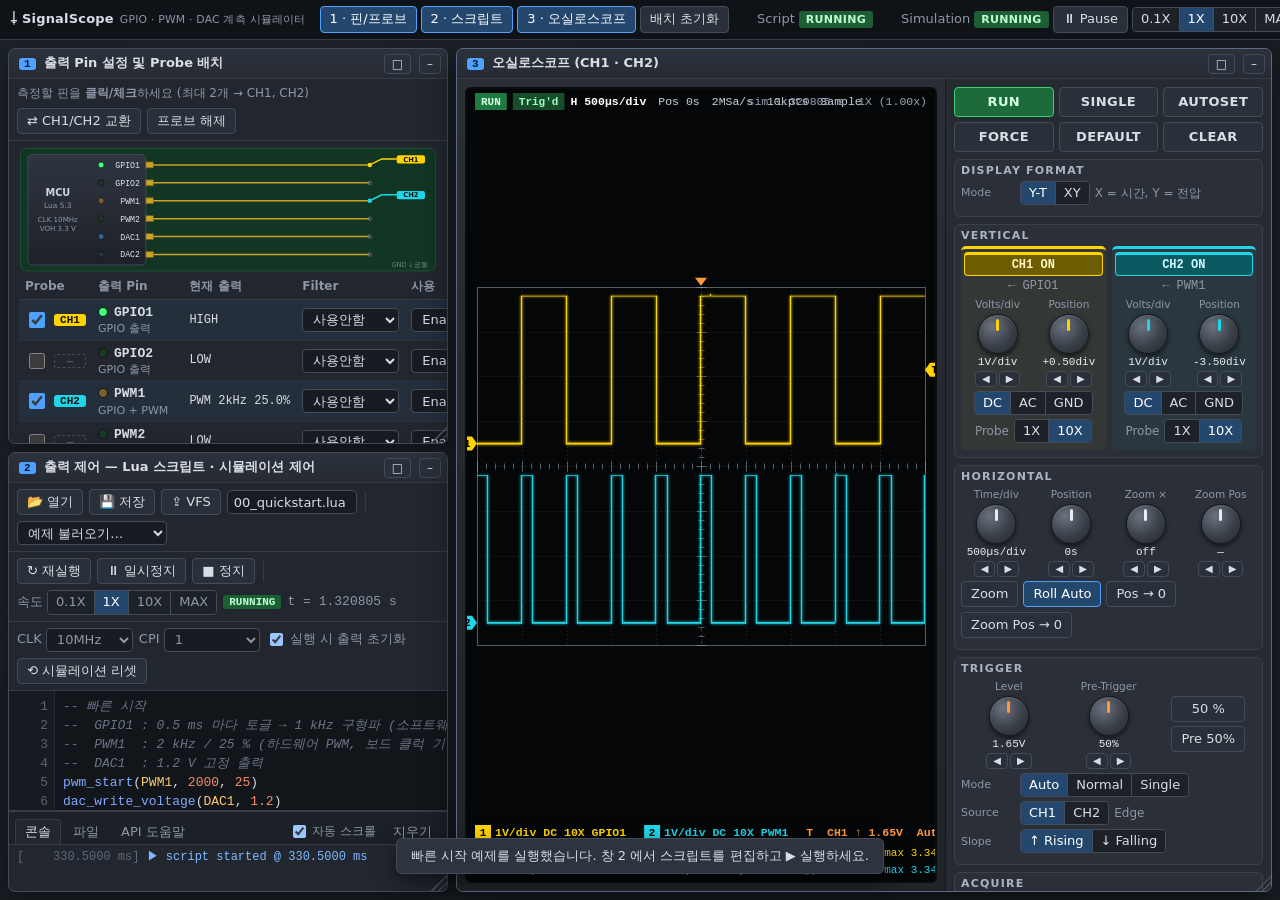
<file: index.html>
<!doctype html>
<html lang="ko">
<head>
  <meta charset="utf-8">
  <meta name="viewport" content="width=device-width, initial-scale=1">
  <title>SignalScope</title>
  <meta name="description" content="GPIO / PWM / DAC 출력 신호를 가상 오실로스코프로 측정하는 동작을 모사하는 GUI 시뮬레이터">
  <link rel="stylesheet" href="css/style.css">
</head>
<body>
  <header id="topbar"></header>
  <main id="desktop"></main>

  <!-- Lua 5.3 VM (fengari, MIT License) -->
  <script src="lib/fengari-web.js"></script>
  <!-- 시뮬레이션 코어 -->
  <script src="js/util.js"></script>
  <script src="js/signal.js"></script>
  <script src="js/board.js"></script>
  <script src="js/vfs.js"></script>
  <script src="js/net.js"></script>
  <script src="js/lua_prelude.js"></script>
  <script src="js/lua_runtime.js"></script>
  <script src="js/scope.js"></script>
  <script src="js/sim.js"></script>
  <!-- GUI -->
  <script src="js/ui_controls.js"></script>
  <script src="js/ui_editor.js"></script>
  <script src="js/examples.js"></script>
  <script src="js/ui_pins.js"></script>
  <script src="js/api_doc.js"></script>
  <script src="js/ui_script.js"></script>
  <script src="js/scope_view.js"></script>
  <script src="js/scope_view_xy.js"></script>
  <script src="js/ui_scope.js"></script>
  <script src="js/main.js"></script>
</body>
</html>
</file>
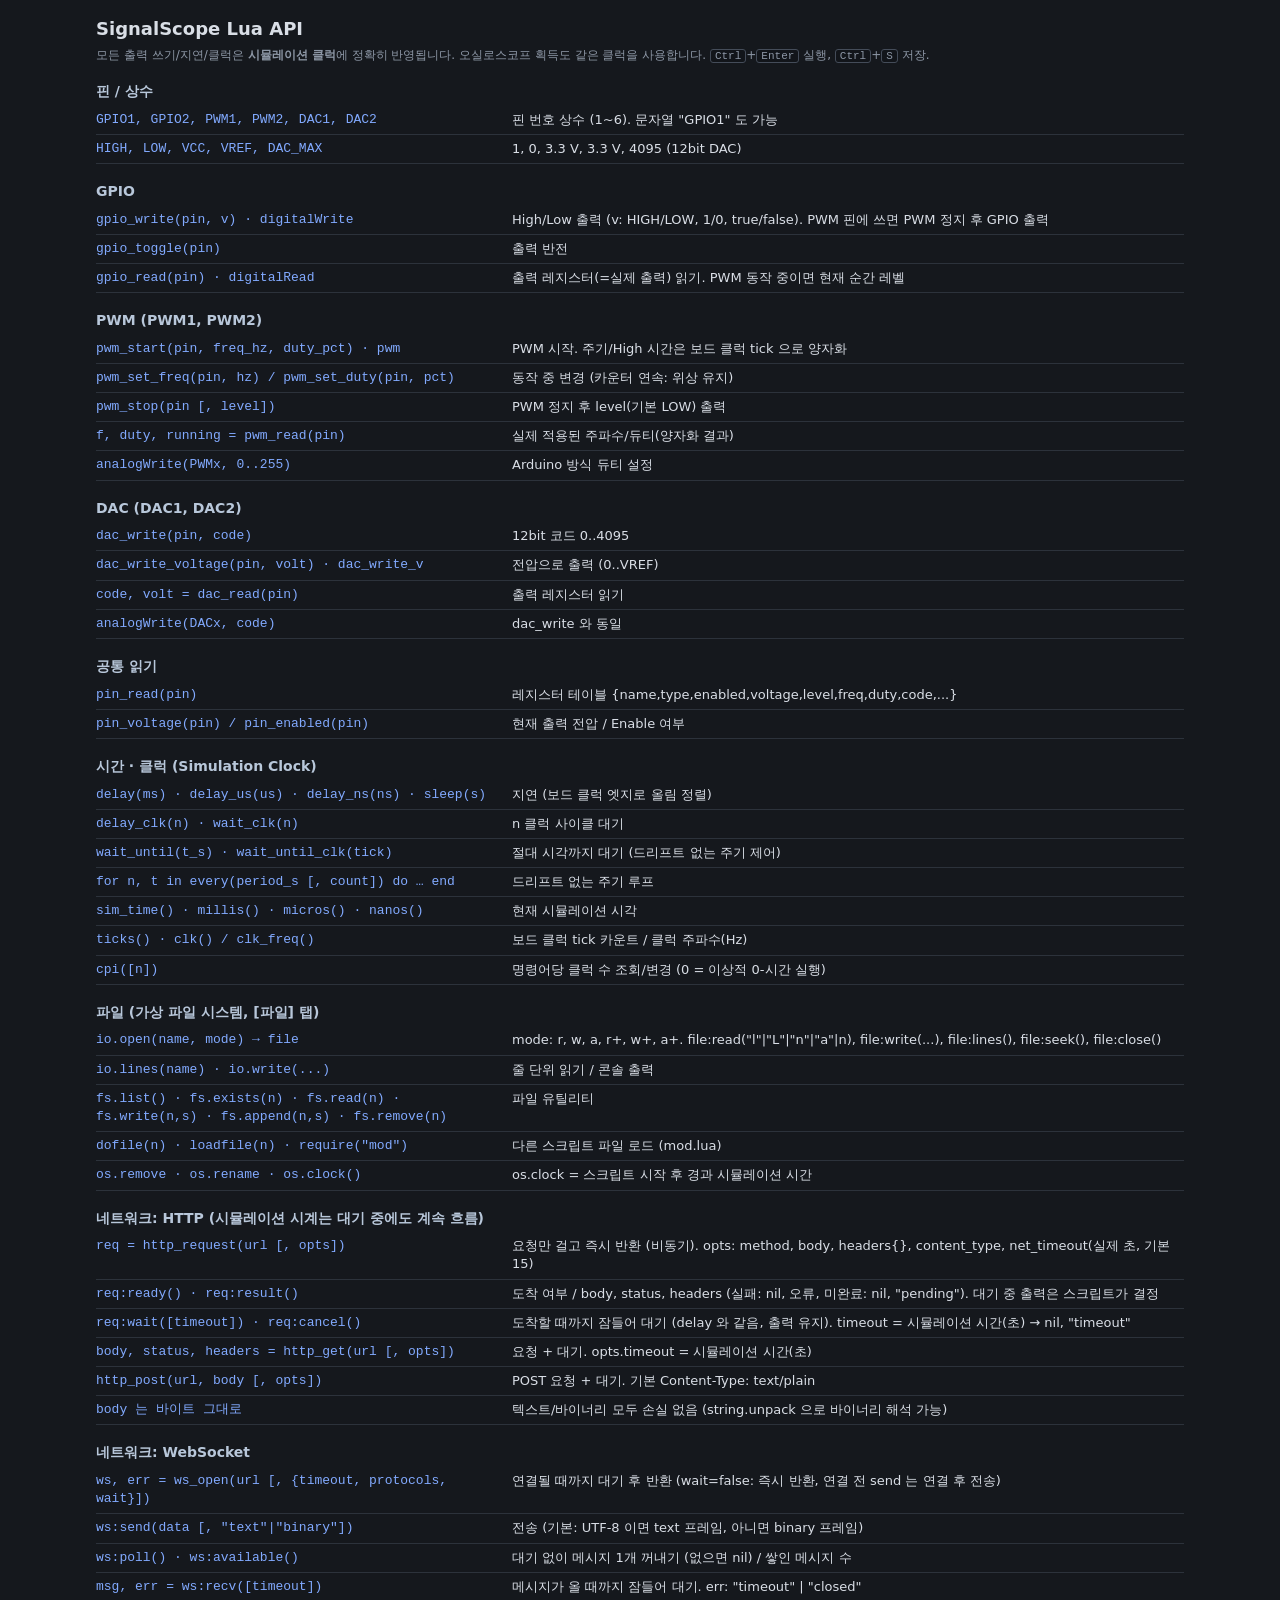
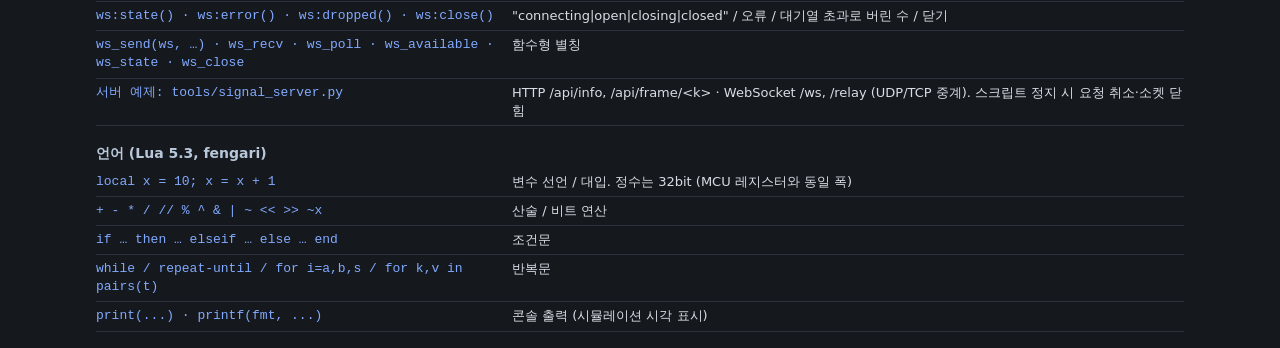
<file: api.html>
<!doctype html>
<html lang="ko">
<head>
  <meta charset="utf-8">
  <meta name="viewport" content="width=device-width, initial-scale=1">
  <title>SignalScope Lua API</title>
  <link rel="stylesheet" href="css/style.css">
  <style>
    html, body { height: auto; overflow: auto; }
    .help { max-width: 1120px; margin: 0 auto; padding: 16px; font-size: 13px; }
    .help h1 { margin: 0 0 6px; font-size: 18px; }
    .help h4 { margin: 18px 0 4px; font-size: 14px; }
    .help-row { padding: 5px 0; }
    /* 넓은 화면: 모든 섹션이 같은 열 폭을 써서 설명 시작 위치가 일정하다. 좁은 화면은 style.css 의 위아래 배치 */
    @media (min-width: 760px) {
      .help-row { display: grid; grid-template-columns: 400px minmax(0, 1fr); column-gap: 16px; }
      .help dd { margin: 0; }
    }
  </style>
</head>
<body>
  <main class="help" id="doc">
    <h1>SignalScope Lua API</h1>
  </main>
  <script src="js/api_doc.js"></script>
  <script>VS.renderApiDoc(document.getElementById('doc'));</script>
</body>
</html>
</file>
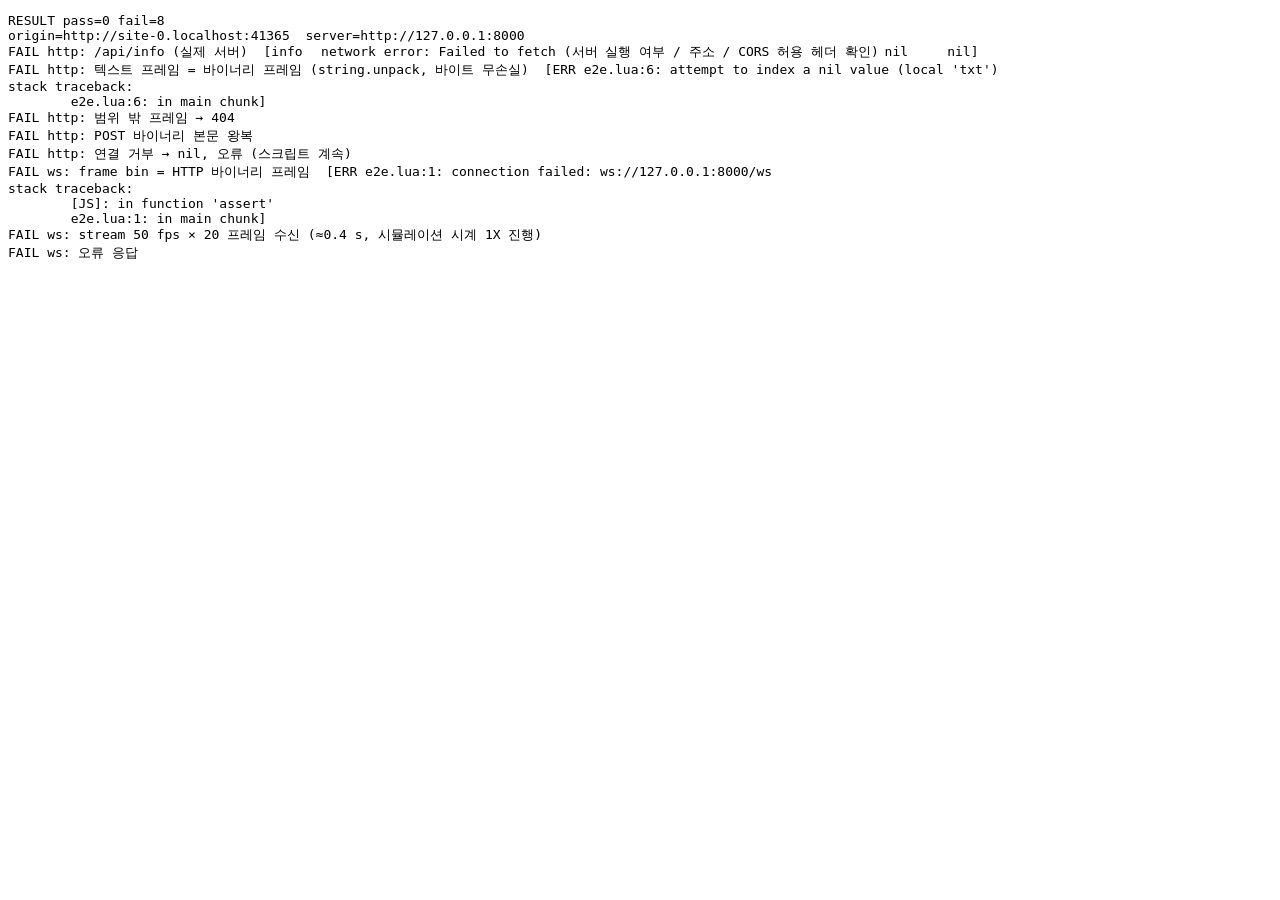
<file: tests/net_e2e.html>
<!doctype html>
<html><head><meta charset="utf-8"><title>SignalScope network e2e</title></head>
<body><pre id="out">running...</pre>
<script src="../lib/fengari-web.js"></script>
<script src="../js/util.js"></script>
<script src="../js/signal.js"></script>
<script src="../js/board.js"></script>
<script src="../js/vfs.js"></script>
<script src="../js/net.js"></script>
<script src="../js/lua_prelude.js"></script>
<script src="../js/lua_runtime.js"></script>
<script src="../js/scope.js"></script>
<script src="../js/sim.js"></script>
<script src="../js/examples.js"></script>
<script>
/* 실제 서버(tools/signal_server.py --demo)와 브라우저 Lua 사이의 HTTP / WebSocket 종단 간 테스트.
 *   python tests/run_net_e2e.py   (서버 실행 → file:// 페이지로 실행)
 *   직접: 서버 실행 후 file:///.../net_e2e.html?base=http://127.0.0.1:<port>  (base 생략 시 포트 8000)
 */
(async function () {
  const out = [];
  let pass = 0, fail = 0;
  const show = () => { document.getElementById('out').textContent = ['RESULT pass=' + pass + ' fail=' + fail].concat(out).join('\n'); };
  function ok(c, name, extra) { if (c) pass++; else fail++; out.push((c ? 'PASS ' : 'FAIL ') + name + (extra ? '  [' + extra + ']' : '')); show(); }
  const qs = new URLSearchParams(location.search);
  const BASE = qs.get('base') || 'http://127.0.0.1:8000';
  const HOST = BASE.replace(/^https?:\/\//, '');
  out.push('origin=' + location.origin + '  server=' + BASE);
  const sleep = (ms) => new Promise(r => setTimeout(r, ms));
  /** 1X 근처 속도로 실제 시간과 함께 진행 (4 ms 틱) */
  async function run(code, opts) {
    opts = opts || {};
    const sim = new VS.Simulator();
    if (opts.cpi !== undefined) sim.runtime.cpi = opts.cpi;
    if (opts.setup) opts.setup(sim);
    const outs = [];
    sim.on('console', (m) => { if (m.kind === 'out') outs.push(m.text); else if (m.kind === 'err') outs.push('ERR ' + m.text); });
    sim.runScript(code, 'e2e.lua'); sim._applyActions();
    const t0 = performance.now();
    while (sim.runtime.state === 'running' && performance.now() - t0 < (opts.ms || 4000)) {
      sim._applyActions();
      sim._chunk(sim.simTime + 0.004, performance.now() + 50);
      if (opts.each) opts.each(sim);
      await sleep(4);
    }
    sim.stopScript(); sim._applyActions();
    return { sim: sim, outs: outs, rt: sim.runtime };
  }
  try {
    // (1) HTTP: info / text / binary 프레임 (바이너리 = string.unpack, 텍스트와 같은 값)
    {
      const r = await run([
        'local B = "' + BASE + '"',
        'local info, st = http_get(B .. "/api/info")',
        'print("info", st, info and info:match("frames=(%d+)"), info and info:match("fps=([%d.]+)"))',
        'local txt = http_get(B .. "/api/frame/7")',
        'local bin, st2, h = http_get(B .. "/api/frame/7?fmt=bin")',
        'local t = {} for v in txt:gmatch("%d+") do t[#t + 1] = tonumber(v) end',
        'local same, pos = #bin == 2 * #t, 1',
        'for i = 1, #t do local v; v, pos = string.unpack("<I2", bin, pos); if v ~= t[i] then same = false end end',
        'print("frame7", #t // 2, #bin, same, h["content-type"])',
        'local b404, s404 = http_get(B .. "/api/frame/99999")',
        'print("404", s404)',
        'local echo = http_post(B .. "/api/echo", string.char(0, 1, 128, 255), { content_type = "application/octet-stream" })',
        'print("echo", #echo, echo:byte(3), echo:byte(4))',
        'local bad, err = http_get("http://127.0.0.1:1/x")',
        'print("refused", bad, err ~= nil)'
      ].join('\n'), { cpi: 0 });
      const o = r.outs;
      ok(/^info\t200\t250\t25$/.test(o[0] || ''), 'http: /api/info (실제 서버)', o[0]);
      ok(/^frame7\t\d+\t\d+\ttrue\tapplication\/octet-stream$/.test(o[1] || ''), 'http: 텍스트 프레임 = 바이너리 프레임 (string.unpack, 바이트 무손실)', o[1]);
      ok(o[2] === '404\t404', 'http: 범위 밖 프레임 → 404', o[2]);
      ok(o[3] === 'echo\t4\t128\t255', 'http: POST 바이너리 본문 왕복', o[3]);
      ok(o[4] === 'refused\tnil\ttrue', 'http: 연결 거부 → nil, 오류 (스크립트 계속)', o[4]);
    }
    // (2) WebSocket: 명령 / 바이너리 / 스트림 수신 속도
    {
      const r = await run([
        'local ws = assert(ws_open("ws://' + HOST + '/ws"))',
        'ws:send("frame 7 bin")',
        'local m = ws:recv(1)',
        'local h = http_get("' + BASE + '/api/frame/7?fmt=bin")',
        'print("wsbin", m == h, #m)',
        'local t0 = sim_time()',
        'ws:send("stream 0 20 50")',
        'local n = 0',
        'while n < 20 do local x, e = ws:recv(2) if not x then print("recv", e) break end n = n + 1 end',
        'printf("stream %d %.2f", n, sim_time() - t0)',
        'ws:send("bogus")',
        'print("err", ws:recv(1))',
        'ws:close()'
      ].join('\n'), { cpi: 0 });
      const o = r.outs;
      ok(o[0] && o[0].startsWith('wsbin\ttrue\t'), 'ws: frame bin = HTTP 바이너리 프레임', o[0]);
      const m = /^stream (\d+) ([\d.]+)$/.exec(o[1] || '');
      ok(m && +m[1] === 20 && +m[2] > 0.25 && +m[2] < 1.5, 'ws: stream 50 fps × 20 프레임 수신 (≈0.4 s, 시뮬레이션 시계 1X 진행)', o[1]);
      ok(o[2] === 'err\terror unknown command: bogus', 'ws: 오류 응답', o[2]);
    }
    // (3) 예제 11 / 12 (데모 서버, 실제 시간 3 s)
    for (const name of ['11_net_http_frames.lua', '12_net_ws_stream.lua']) {
      const ex = VS.EXAMPLES.find(e => e.name === name), st = ex.setup;
      const xs = new Set();
      const r = await run(ex.code.split('127.0.0.1:8000').join(HOST), {
        cpi: st.cpi, ms: 3000,
        setup: (sim) => { sim.setProbe(0, 5); sim.setProbe(1, 6); sim.scope.setMode('xy'); Object.assign(sim.scope.s.xy, st.xy); },
        each: (sim) => { const bps = sim.inputs[0].tl.bps; if (bps.length) xs.add(bps.length + ':' + bps[bps.length - 1].t.toFixed(3)); }
      });
      const rec = r.sim.scope.xyRecord();
      let inRange = 0;
      if (rec) for (let i = 0; i < rec.n; i++) if (rec.x[i] > 0.05 && rec.x[i] < 3.25 && rec.y[i] > 0.05 && rec.y[i] < 3.25) inRange++;
      const errs = r.outs.filter(s => s.startsWith('ERR'));
      ok(errs.length === 0 && r.sim.simTime > 1 && rec && rec.n >= 10000 && inRange / rec.n > 0.9,
        'example ' + name + ' (실제 서버)', 'sim ' + r.sim.simTime.toFixed(2) + ' s, xy pts ' + (rec ? rec.n : 0) + ', 화면 내 ' + (rec ? (100 * inRange / rec.n).toFixed(0) : 0) + '% | ' + r.outs.slice(0, 2).join(' | '));
    }
  } catch (e) { fail++; out.push('EXCEPTION ' + e + '\n' + e.stack); }
  show();
  document.title = 'DONE';
})();
</script></body></html>
</file>
<file: css/style.css>
/* ===== 테마 ===== */
:root {
  --bg: #15181d;
  --desk: #1a1e24;
  --panel: #22272f;
  --panel2: #2a3039;
  --line: #353c47;
  --line2: #444c59;
  --text: #d9dee6;
  --dim: #8d97a6;
  --accent: #4ea1ff;
  --ok: #3ccf6e;
  --warn: #f2b33d;
  --err: #ff5b5b;
  --ch1: #ffd400;
  --ch2: #1fd6e8;
  --trig: #ff9a3c;
  --mono: "Cascadia Mono", Consolas, "D2Coding", "Courier New", monospace;
  --ui: "Segoe UI", "Malgun Gothic", "Apple SD Gothic Neo", system-ui, sans-serif;
  color-scheme: dark;
}
* { box-sizing: border-box; }
html, body { margin: 0; height: 100%; background: var(--bg); color: var(--text); font: 13px/1.4 var(--ui); overflow: hidden; }
button, select, input, textarea { font: inherit; color: inherit; }
button {
  background: var(--panel2); border: 1px solid var(--line2); border-radius: 4px; padding: 3px 9px; cursor: pointer;
  white-space: nowrap; user-select: none;
}
button:hover { border-color: #5b6575; background: #313844; }
button:active { transform: translateY(1px); }
button.on { background: #24476e; border-color: var(--accent); color: #fff; }
button:disabled { opacity: .45; cursor: default; }
select, input[type=text], input[type=number] {
  background: #181c22; border: 1px solid var(--line2); border-radius: 4px; padding: 2px 6px; height: 24px;
}
select:focus, input:focus, textarea:focus { outline: 1px solid var(--accent); outline-offset: -1px; }
.mono { font-family: var(--mono); }
.dim { color: var(--dim); }
kbd { font: 11px var(--mono); background: #12151a; border: 1px solid var(--line2); border-radius: 3px; padding: 0 4px; }

/* ===== 상단 바 ===== */
#topbar {
  height: 40px; display: flex; align-items: center; gap: 14px; padding: 0 10px;
  background: #0f1216; border-bottom: 1px solid var(--line);
}
#topbar .brand { font-weight: 600; letter-spacing: .2px; white-space: nowrap; }
#topbar .brand small { color: var(--dim); font-weight: 400; margin-left: 6px; }
#topbar .grow { flex: 1; }
#topbar .group { display: flex; align-items: center; gap: 4px; }
#topbar .sep { width: 1px; height: 22px; background: var(--line); }
.simclock { font-family: var(--mono); min-width: 150px; text-align: right; }
.badge { display: inline-block; padding: 1px 7px; border-radius: 3px; font-size: 11px; font-weight: 600; letter-spacing: .3px; }
.badge.run { background: #1d5e35; color: #b9ffd0; }
.badge.pause { background: #6b4a12; color: #ffe1a8; }
.badge.idle { background: #333a45; color: #cfd6e0; }
.badge.err { background: #6d1f1f; color: #ffc6c6; }

/* ===== 데스크톱 / 창 ===== */
#desktop { position: absolute; top: 40px; left: 0; right: 0; bottom: 0; overflow: hidden; background:
  radial-gradient(circle at 20% 10%, #1f242c 0, transparent 60%), var(--desk); }
.win {
  position: absolute; display: flex; flex-direction: column; background: var(--panel);
  border: 1px solid var(--line2); border-radius: 7px; box-shadow: 0 10px 28px rgba(0,0,0,.45);
  min-width: 320px; min-height: 180px; overflow: hidden;
}
.win.focused { border-color: #5a6b85; box-shadow: 0 12px 34px rgba(0,0,0,.55); }
.win.hidden { display: none; }
.win-title {
  height: 30px; flex: none; display: flex; align-items: center; gap: 8px; padding: 0 6px 0 10px; cursor: move;
  background: linear-gradient(#2c323c, #262b33); border-bottom: 1px solid var(--line); user-select: none;
}
.win-title .num { font: 600 11px var(--mono); background: var(--accent); color: #0b1a2b; border-radius: 3px; padding: 0 5px; }
.win-title .ttl { font-weight: 600; flex: 1; overflow: hidden; text-overflow: ellipsis; white-space: nowrap; }
.win-title button { padding: 0 7px; height: 20px; line-height: 18px; font-size: 12px; }
.win-body { flex: 1; min-height: 0; display: flex; flex-direction: column; }
.win-resize { position: absolute; right: 0; bottom: 0; width: 16px; height: 16px; cursor: nwse-resize;
  background: linear-gradient(135deg, transparent 50%, #56606f 50%, transparent 60%, transparent 70%, #56606f 70%, transparent 80%); }
.win.maximized .win-resize { display: none; }

/* ===== 공통 패널 요소 ===== */
.toolbar { display: flex; align-items: center; gap: 6px; padding: 6px 8px; border-bottom: 1px solid var(--line); flex-wrap: wrap; }
.toolbar .sep { width: 1px; height: 20px; background: var(--line); margin: 0 2px; }
.toolbar label { display: flex; align-items: center; gap: 4px; color: var(--dim); }
.seg { display: inline-flex; border: 1px solid var(--line2); border-radius: 4px; overflow: hidden; }
.seg button { border: none; border-radius: 0; border-right: 1px solid var(--line2); padding: 2px 8px; background: #1d2128; }
.seg button:last-child { border-right: none; }
.seg button.on { background: #24476e; color: #fff; }
.hint { color: var(--dim); font-size: 12px; }
.toast {
  position: fixed; left: 50%; bottom: 26px; transform: translateX(-50%); background: #2d3440; border: 1px solid var(--line2);
  padding: 8px 14px; border-radius: 6px; box-shadow: 0 8px 20px rgba(0,0,0,.5); z-index: 99999; transition: opacity .3s;
}
.toast.warn { border-color: var(--warn); }
.toast.err { border-color: var(--err); }

/* ===== 창 1: 핀/프로브 ===== */
.board-wrap { padding: 6px 10px 2px; display: flex; justify-content: center; }
.board-svg { width: 100%; max-height: 190px; height: auto; display: block; user-select: none; }
.board-svg .pin-hit { cursor: pointer; }
.board-svg .pin-hit:hover .pinpad { stroke: #fff; }
.pin-table-wrap { flex: 1; min-height: 0; overflow: auto; padding: 0 10px 10px; }
table.pins { width: 100%; border-collapse: collapse; }
table.pins th { text-align: left; font-weight: 600; color: var(--dim); font-size: 12px; padding: 4px 6px; border-bottom: 1px solid var(--line); position: sticky; top: 0; background: var(--panel); }
table.pins td { padding: 3px 6px; border-bottom: 1px solid #2c323b; vertical-align: middle; }
table.pins tr.disabled td.out { color: #6c7584; }
table.pins tr.probed { background: rgba(78,161,255,.06); }
.probe-cell { display: flex; align-items: center; gap: 6px; cursor: pointer; }
.probe-cell input { width: 16px; height: 16px; cursor: pointer; accent-color: var(--accent); }
.chbadge { font: 600 11px var(--mono); padding: 0 5px; border-radius: 3px; color: #111; min-width: 32px; text-align: center; }
.chbadge.c1 { background: var(--ch1); }
.chbadge.c2 { background: var(--ch2); }
.chbadge.none { background: transparent; color: #555e6c; border: 1px dashed #444c59; }
.pinname { font: 600 13px var(--mono); white-space: nowrap; }
table.pins td, table.pins th { white-space: nowrap; }
table.pins select { max-width: 120px; }
.pintype { font-size: 11px; color: var(--dim); white-space: nowrap; }
.led { display: inline-block; width: 10px; height: 10px; border-radius: 50%; background: #2a2f37; border: 1px solid #111; vertical-align: -1px; margin-right: 6px; }
td.out { font-family: var(--mono); font-size: 12px; white-space: nowrap; }
.rc { display: flex; flex-wrap: wrap; gap: 3px 4px; align-items: center; margin-top: 3px; font-size: 11px; color: var(--dim); max-width: 190px; }
.rc input { width: 58px; height: 21px; font: 11px var(--mono); }
.rc .fc { font-family: var(--mono); color: #b8c7da; flex-basis: 100%; }

/* ===== 창 2: 스크립트 ===== */
.script-main { flex: 1; min-height: 0; display: flex; flex-direction: column; }
.editor { position: relative; flex: 1; min-height: 120px; display: flex; background: #12151a; border-bottom: 1px solid var(--line); font: 13px/19px var(--mono); }
.editor .gutter { flex: none; width: 46px; overflow: hidden; background: #171b21; color: #5a6475; text-align: right; padding: 6px 6px 6px 0; user-select: none; border-right: 1px solid #262b33; }
.editor .gutter div { height: 19px; }
.editor .gutter .errl { background: #5a1d1d; color: #ffb3b3; }
.editor .area { position: relative; flex: 1; min-width: 0; }
.editor pre, .editor textarea {
  position: absolute; inset: 0; margin: 0; padding: 6px 8px; border: 0; font: inherit; white-space: pre; overflow: auto; tab-size: 2;
}
.editor pre { pointer-events: none; color: #d4d9e0; }
.editor textarea { background: transparent; color: transparent; caret-color: #fff; resize: none; outline: none; }
.editor textarea::selection { background: rgba(78,161,255,.35); color: transparent; }
.tok-kw { color: #c792ea; }
.tok-str { color: #c3e88d; }
.tok-num { color: #f78c6c; }
.tok-com { color: #697586; font-style: italic; }
.tok-api { color: #82aaff; }
.tok-const { color: #ffcb6b; }
.tok-op { color: #89ddff; }
.err-line-bg { position: absolute; left: 0; right: 0; height: 19px; background: rgba(255,80,80,.16); pointer-events: none; }
.bottom-pane { height: 30%; min-height: 90px; display: flex; flex-direction: column; flex: none; }
.pane-split { height: 5px; cursor: ns-resize; background: #1c2027; border-top: 1px solid var(--line); flex: none; }
.tabs { display: flex; align-items: center; gap: 2px; padding: 3px 6px 0; background: #1c2027; border-bottom: 1px solid var(--line); }
.tabs button { border-radius: 4px 4px 0 0; border-bottom: none; background: transparent; border-color: transparent; color: var(--dim); }
.tabs button.on { background: var(--panel); border-color: var(--line); color: var(--text); }
.tabs .grow { flex: 1; }
.tabpage { flex: 1; min-height: 0; overflow: auto; display: none; }
.tabpage.on { display: block; }
.console { font: 12px/17px var(--mono); padding: 4px 8px; white-space: pre-wrap; word-break: break-all; }
.console .ts { color: #5e6878; }
.console .out { color: #dfe5ec; }
.console .err { color: #ff8a8a; }
.console .warn { color: #f5c56a; }
.console .info { color: #7fb8ff; }
.files { padding: 6px 8px; }
.files table { width: 100%; border-collapse: collapse; font-size: 12px; }
.files td, .files th { padding: 3px 6px; border-bottom: 1px solid #2c323b; text-align: left; }
.files td.act { text-align: right; white-space: nowrap; }
.files td.act button { padding: 0 6px; font-size: 11px; }
.files .fbar { display: flex; gap: 6px; flex-wrap: wrap; margin-bottom: 6px; align-items: center; }
.fileview { margin-top: 6px; display: none; }
.fileview textarea { width: 100%; height: 120px; background: #12151a; border: 1px solid var(--line2); font: 12px var(--mono); padding: 4px; }
.help { padding: 6px 10px; font-size: 12px; }
.help h4 { margin: 10px 0 4px; color: #b8c7da; }
.help dl { margin: 0; }
.help-row { padding: 3px 0; border-bottom: 1px solid #2c323b; }
.help dt { font-family: var(--mono); color: #82aaff; overflow-wrap: anywhere; }
.help dd { margin: 1px 0 0 12px; overflow-wrap: anywhere; }
.help-open { display: inline-block; margin-bottom: 4px; color: var(--accent); }
.statepill { font: 600 11px var(--mono); padding: 1px 6px; border-radius: 3px; background: #333a45; }
.statepill.running { background: #1d5e35; color: #b9ffd0; }
.statepill.error { background: #6d1f1f; color: #ffc6c6; }
.statepill.done { background: #2b3f5c; color: #cfe2ff; }
.statepill.paused { background: #6b4a12; color: #ffe1a8; }

/* ===== 창 3: 오실로스코프 ===== */
.scope { flex: 1; min-height: 0; display: flex; background: #1c1f24; }
.scope-screen { flex: 1; min-width: 0; position: relative; padding: 8px; background: linear-gradient(#2a2e35, #202328); }
.scope-screen .bezel { position: absolute; inset: 8px; border-radius: 6px; background: #050607; border: 2px solid #0b0c0e; box-shadow: inset 0 0 18px rgba(0,0,0,.9); overflow: hidden; }
.scope-screen canvas { position: absolute; inset: 0; width: 100%; height: 100%; display: block; }
.scope-panel { width: 326px; flex: none; overflow-y: auto; overflow-x: hidden; background: #262a31; border-left: 1px solid #14171b; padding: 6px 8px 12px; }
.sp-sec { border: 1px solid #3a414c; border-radius: 6px; margin: 7px 0; padding: 4px 6px 7px; background: #2b3038; }
.sp-sec > h5 { margin: 0 0 4px; font: 600 11px var(--ui); letter-spacing: 1.2px; color: #aab4c3; text-transform: uppercase; display: flex; align-items: center; gap: 6px; }
.sp-row { display: flex; align-items: center; gap: 5px; flex-wrap: wrap; margin: 4px 0; }
.sp-row .lbl { width: 54px; color: var(--dim); font-size: 11px; }
.sp-row select { height: 22px; font-size: 12px; }
.sp-knobs { display: flex; justify-content: space-around; gap: 4px; }
.sp-cols { display: flex; gap: 6px; }
.sp-cols > div { flex: 1; min-width: 0; border-radius: 5px; padding: 3px; }
.sp-cols .c1 { border-top: 3px solid var(--ch1); background: rgba(255,212,0,.04); }
.sp-cols .c2 { border-top: 3px solid var(--ch2); background: rgba(31,214,232,.04); }
.chbtn { width: 100%; font: 600 12px var(--mono); }
.chbtn.c1.on { background: #6e5c00; border-color: var(--ch1); color: #fff7c2; }
.chbtn.c2.on { background: #0b5961; border-color: var(--ch2); color: #d0fbff; }
.runbtns { display: grid; grid-template-columns: repeat(3, 1fr); gap: 5px; margin: 2px 0 4px; }
.runbtns button { height: 30px; font-weight: 700; letter-spacing: .4px; }
#btnRun.running { background: #1d6b3b; border-color: #3ccf6e; color: #d8ffe6; }
#btnRun.stopped { background: #7a2020; border-color: #ff5b5b; color: #ffdada; }
#btnSingle.armed { background: #6b4a12; border-color: var(--warn); color: #ffe7b8; }
.knob-wrap { display: flex; flex-direction: column; align-items: center; width: 74px; user-select: none; }
.knob-wrap .klbl { font-size: 10.5px; color: var(--dim); white-space: nowrap; text-align: center; }
.knob {
  width: 40px; height: 40px; border-radius: 50%; margin: 2px 0; position: relative; cursor: ns-resize; touch-action: none;
  background: radial-gradient(circle at 35% 30%, #6b7380, #3a4048 55%, #24282e 100%);
  border: 1px solid #15181c; box-shadow: 0 2px 4px rgba(0,0,0,.6), inset 0 1px 1px rgba(255,255,255,.15);
}
.knob::after { content: ''; position: absolute; left: 50%; top: 4px; width: 3px; height: 12px; margin-left: -1.5px; border-radius: 2px; background: var(--kc, #e8edf3); transform-origin: 50% 16px; transform: rotate(var(--ang, 0deg)); }
.knob:hover { box-shadow: 0 0 0 2px rgba(78,161,255,.4), 0 2px 4px rgba(0,0,0,.6); }
.knob-wrap .kval { font: 11px var(--mono); color: #e7ecf2; white-space: nowrap; text-align: center; min-height: 15px; }
.knob-wrap .karrows { display: flex; gap: 2px; }
.knob-wrap .karrows button { padding: 0 6px; height: 16px; line-height: 14px; font-size: 10px; }
.acqinfo { font: 11px/1.45 var(--mono); color: #b8c7da; background: #1f2329; border-radius: 4px; padding: 4px 6px; margin-top: 4px; }
.acqinfo b { color: #fff; font-weight: 600; }
/* XY 모드: 비활성 섹션 / 경고 */
.sp-sec .secnote { display: none; margin-left: auto; font: 500 10.5px var(--ui); letter-spacing: 0; text-transform: none; color: #f5c56a; }
.sp-sec.disabled .secnote { display: inline; }
.sp-sec.disabled > :not(h5) { opacity: .36; pointer-events: none; filter: grayscale(.7); }
.sp-sec.xysec { border-color: #3f7356; background: #28332d; }
.sp-sec.xysec > h5 { color: #9fe8b4; }
.xywarn { font: 11.5px/1.45 var(--mono); color: #ffc6c6; background: #3a1717; border: 1px solid #7a2a2a; border-radius: 4px; padding: 4px 6px; margin-top: 4px; }
.xywarn:empty { display: none; }
</file>
